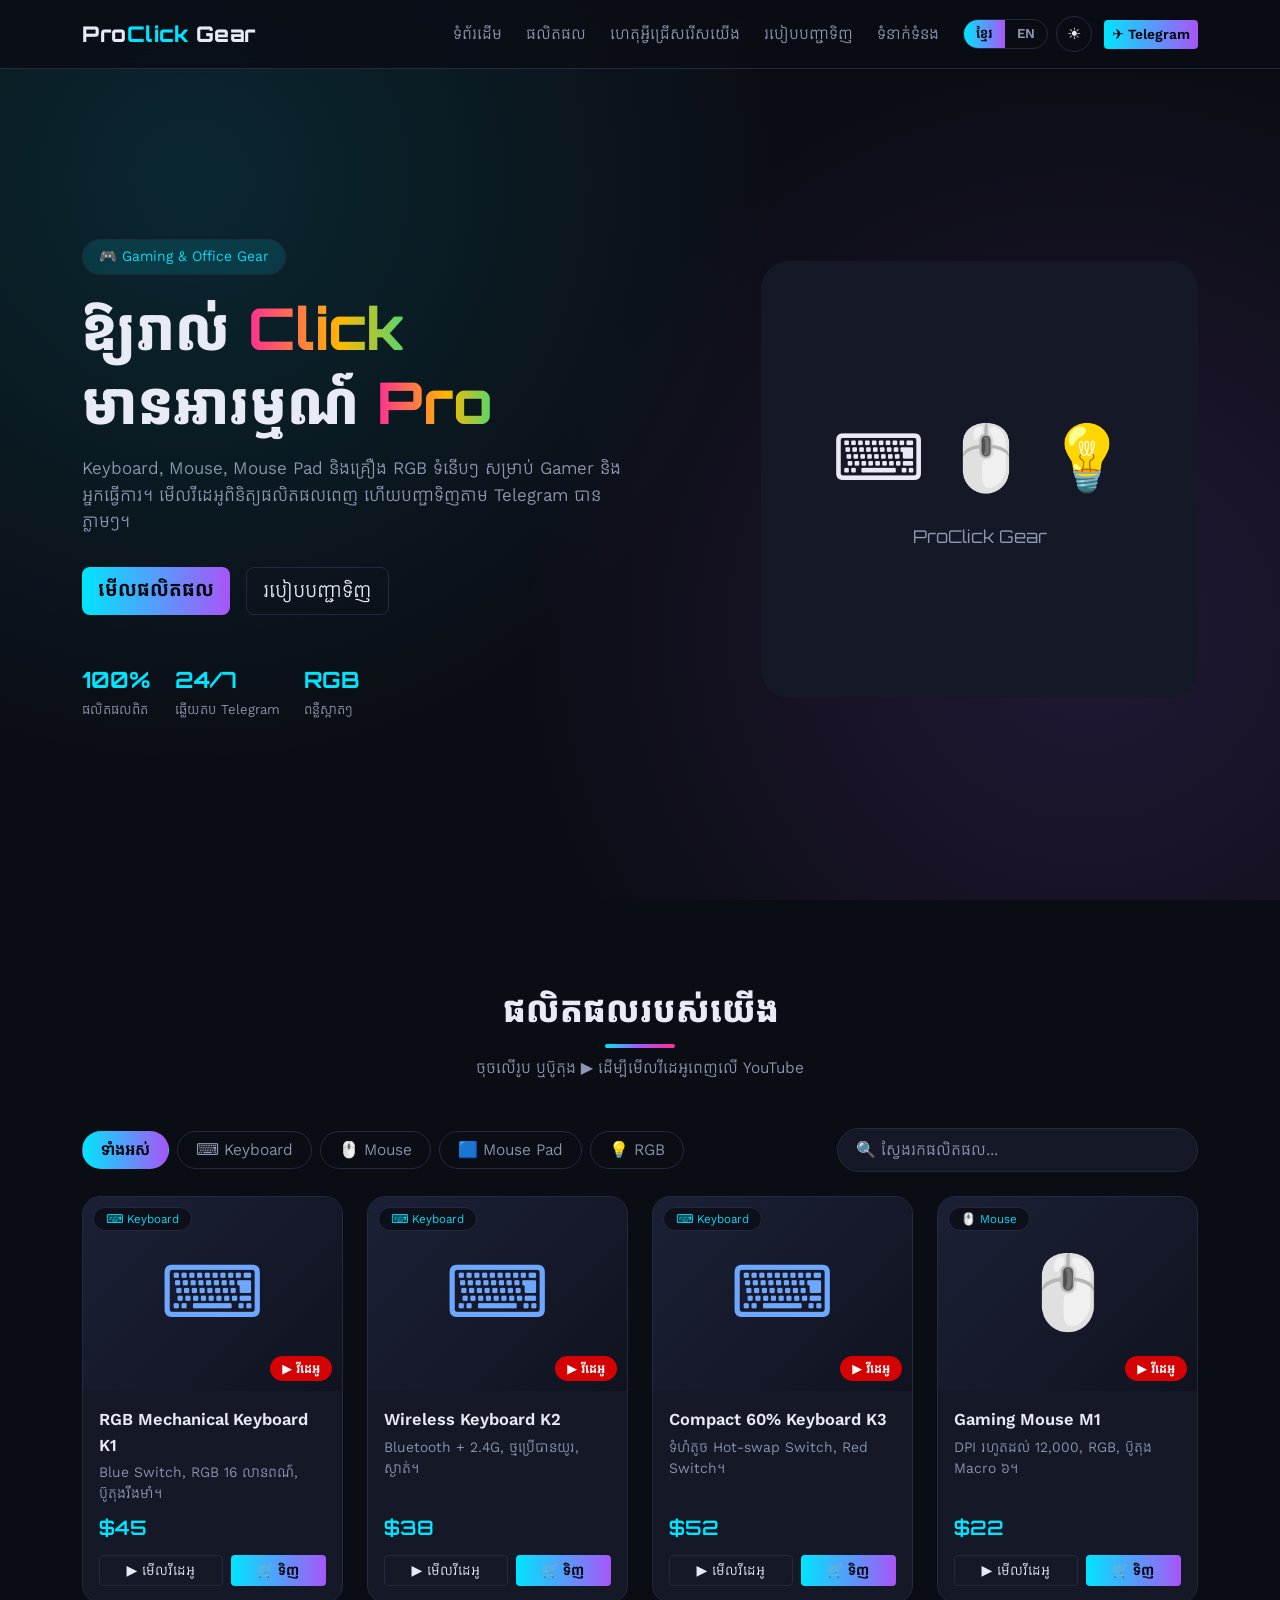
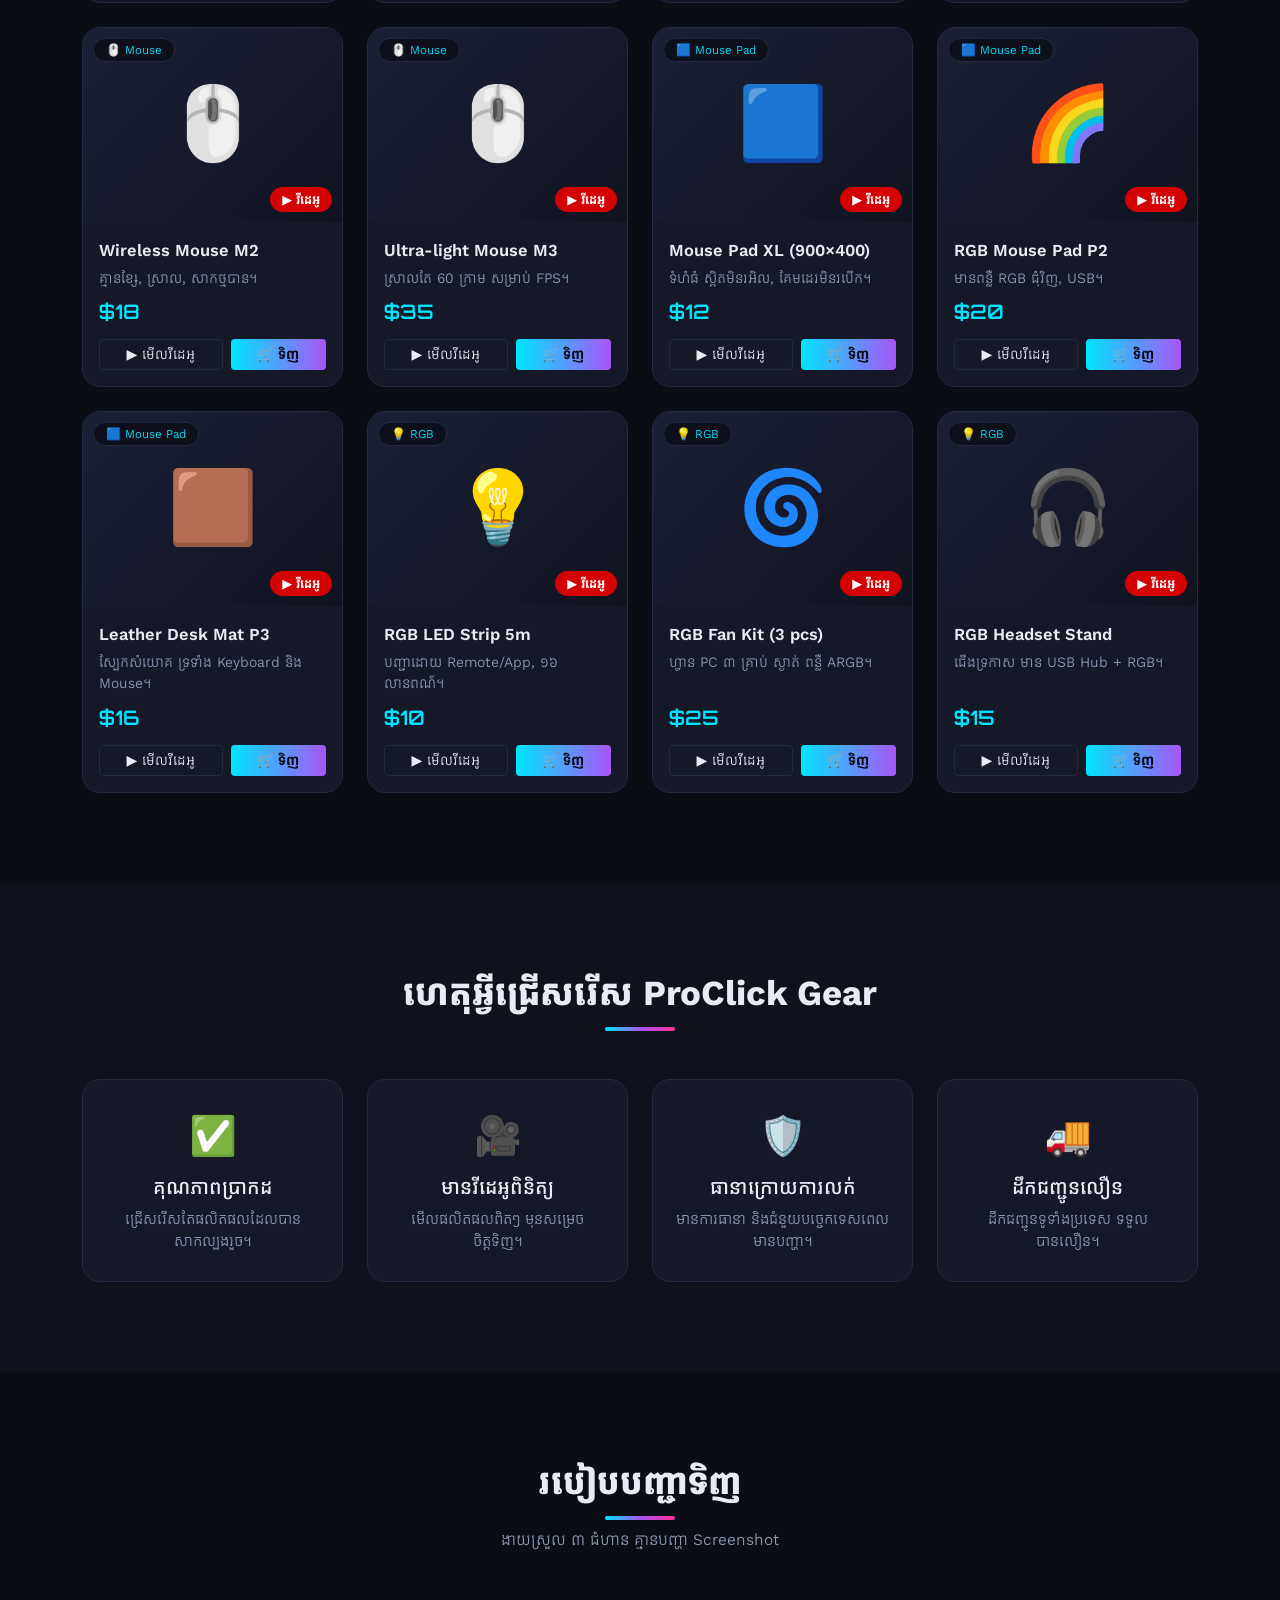
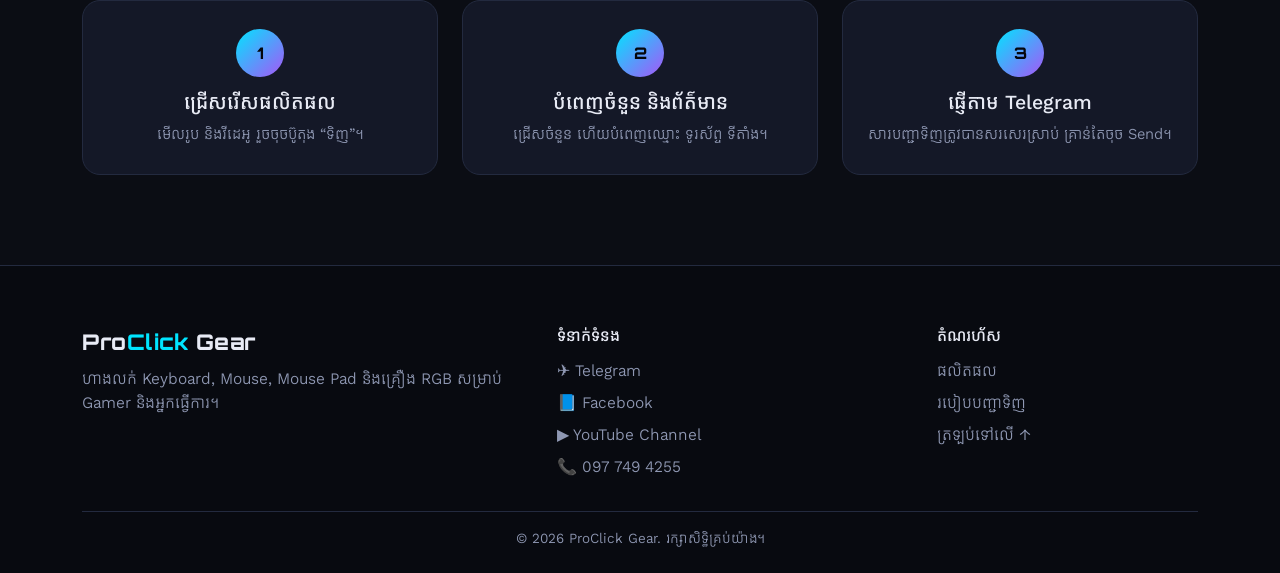
<file: index.html>
<!DOCTYPE html>
<html lang="km" data-theme="dark" data-bs-theme="dark">
<head>
  <meta charset="UTF-8">
  <meta name="viewport" content="width=device-width, initial-scale=1">
  <title>ProClick Gear | Keyboard, Mouse, Mouse Pad, RGB</title>
  <meta id="metaDesc" name="description" content="ProClick Gear - ហាងលក់ Keyboard, Mouse, Mouse Pad និងគ្រឿង RGB សម្រាប់ Gamer និងអ្នកធ្វើការ។">

  <!-- កំណត់ Theme មុនបង្ហាញទំព័រ ដើម្បីកុំឱ្យភ្លឹបភ្លែត -->
  <script>
    (function () {
      var t = 'dark';
      try { t = localStorage.getItem('pc_theme') || 'dark'; } catch (e) {}
      document.documentElement.setAttribute('data-theme', t);
      document.documentElement.setAttribute('data-bs-theme', t);
    })();
  </script>

  <link href="https://fonts.googleapis.com/css2?family=Kantumruy+Pro:wght@400;500;600;700&family=Orbitron:wght@600;800&display=swap" rel="stylesheet">
  <link href="https://cdn.jsdelivr.net/npm/bootstrap@5.3.3/dist/css/bootstrap.min.css" rel="stylesheet">
  <link href="style.css" rel="stylesheet">
</head>
<body>

  <!-- NAVBAR -->
  <nav class="navbar navbar-expand-lg navbar-dark fixed-top pc-nav">
    <div class="container">
      <a class="navbar-brand brand" href="#home">Pro<span>Click</span> Gear</a>
      <button class="navbar-toggler" type="button" data-bs-toggle="collapse" data-bs-target="#nav" aria-label="Menu">
        <span class="navbar-toggler-icon"></span>
      </button>
      <div class="collapse navbar-collapse" id="nav">
        <ul class="navbar-nav ms-auto align-items-lg-center gap-lg-2">
          <li class="nav-item"><a class="nav-link" href="#home" data-i18n="nav_home">ទំព័រដើម</a></li>
          <li class="nav-item"><a class="nav-link" href="#products" data-i18n="nav_products">ផលិតផល</a></li>
          <li class="nav-item"><a class="nav-link" href="#why" data-i18n="nav_why">ហេតុអ្វីជ្រើសរើសយើង</a></li>
          <li class="nav-item"><a class="nav-link" href="#how" data-i18n="nav_how">របៀបបញ្ជាទិញ</a></li>
          <li class="nav-item"><a class="nav-link" href="#contact" data-i18n="nav_contact">ទំនាក់ទំនង</a></li>
          <li class="nav-item ms-lg-2 d-flex align-items-center gap-2 nav-controls">
            <div class="lang-switch" role="group" aria-label="Language">
              <button type="button" data-lang="km">ខ្មែរ</button>
              <button type="button" data-lang="en">EN</button>
            </div>
            <button type="button" id="themeToggle" class="icon-btn" aria-label="Toggle theme">🌙</button>
          </li>
          <li class="nav-item ms-lg-1">
            <a class="btn btn-neon btn-sm js-telegram-contact" href="#" target="_blank" rel="noopener">✈ Telegram</a>
          </li>
        </ul>
      </div>
    </div>
  </nav>

  <!-- HERO -->
  <header id="home" class="hero d-flex align-items-center">
    <div class="container">
      <div class="row align-items-center g-5">
        <div class="col-lg-7">
          <span class="badge-pill">🎮 Gaming &amp; Office Gear</span>
          <h1 class="hero-title mt-3" data-i18n="hero_title">
            ឱ្យរាល់ <span class="rgb-text">Click</span><br>
            មានអារម្មណ៍ <span class="rgb-text">Pro</span>
          </h1>
          <p class="hero-sub" data-i18n="hero_sub">
            Keyboard, Mouse, Mouse Pad និងគ្រឿង RGB ទំនើបៗ សម្រាប់ Gamer និងអ្នកធ្វើការ។
            មើលវីដេអូពិនិត្យផលិតផលពេញ ហើយបញ្ជាទិញតាម Telegram បានភ្លាមៗ។
          </p>
          <div class="d-flex flex-wrap gap-3">
            <a href="#products" class="btn btn-neon btn-lg" data-i18n="hero_btn_products">មើលផលិតផល</a>
            <a href="#how" class="btn btn-ghost btn-lg" data-i18n="hero_btn_how">របៀបបញ្ជាទិញ</a>
          </div>
          <div class="hero-stats d-flex gap-4 mt-5">
            <div><strong>100%</strong><span data-i18n="stat1">ផលិតផលពិត</span></div>
            <div><strong>24/7</strong><span data-i18n="stat2">ឆ្លើយតប Telegram</span></div>
            <div><strong>RGB</strong><span data-i18n="stat3">ពន្លឺស្អាតៗ</span></div>
          </div>
        </div>
        <div class="col-lg-5 d-none d-lg-block">
          <div class="hero-visual rgb-border">
            <div class="hero-icons">⌨️ 🖱️ 💡</div>
            <p>ProClick Gear</p>
          </div>
        </div>
      </div>
    </div>
  </header>

  <!-- PRODUCTS -->
  <section id="products" class="section">
    <div class="container">
      <div class="text-center mb-5">
        <h2 class="section-title" data-i18n="products_title">ផលិតផលរបស់យើង</h2>
        <p class="text-muted-2" data-i18n="products_sub">ចុចលើរូប ឬប៊ូតុង ▶ ដើម្បីមើលវីដេអូពេញលើ YouTube</p>
      </div>

      <div class="row g-3 mb-4 align-items-center">
        <div class="col-lg-8">
          <div id="filters" class="d-flex flex-wrap gap-2"></div>
        </div>
        <div class="col-lg-4">
          <input id="search" type="search" class="form-control search-input" data-i18n-placeholder="search_ph" placeholder="🔍 ស្វែងរកផលិតផល...">
        </div>
      </div>

      <div id="productGrid" class="row g-4"></div>
      <p id="emptyMsg" class="text-center text-muted-2 mt-5 d-none" data-i18n="empty">រកមិនឃើញផលិតផលទេ។</p>
    </div>
  </section>

  <!-- WHY US -->
  <section id="why" class="section section-alt">
    <div class="container">
      <div class="text-center mb-5">
        <h2 class="section-title" data-i18n="why_title">ហេតុអ្វីជ្រើសរើស ProClick Gear</h2>
      </div>
      <div class="row g-4">
        <div class="col-md-6 col-lg-3">
          <div class="feature-card"><div class="icon">✅</div><h5 data-i18n="why1_t">គុណភាពប្រាកដ</h5><p data-i18n="why1_d">ជ្រើសរើសតែផលិតផលដែលបានសាកល្បងរួច។</p></div>
        </div>
        <div class="col-md-6 col-lg-3">
          <div class="feature-card"><div class="icon">🎥</div><h5 data-i18n="why2_t">មានវីដេអូពិនិត្យ</h5><p data-i18n="why2_d">មើលផលិតផលពិតៗ មុនសម្រេចចិត្តទិញ។</p></div>
        </div>
        <div class="col-md-6 col-lg-3">
          <div class="feature-card"><div class="icon">🛡️</div><h5 data-i18n="why3_t">ធានាក្រោយការលក់</h5><p data-i18n="why3_d">មានការធានា និងជំនួយបច្ចេកទេសពេលមានបញ្ហា។</p></div>
        </div>
        <div class="col-md-6 col-lg-3">
          <div class="feature-card"><div class="icon">🚚</div><h5 data-i18n="why4_t">ដឹកជញ្ជូនលឿន</h5><p data-i18n="why4_d">ដឹកជញ្ជូនទូទាំងប្រទេស ទទួលបានលឿន។</p></div>
        </div>
      </div>
    </div>
  </section>

  <!-- HOW TO ORDER -->
  <section id="how" class="section">
    <div class="container">
      <div class="text-center mb-5">
        <h2 class="section-title" data-i18n="how_title">របៀបបញ្ជាទិញ</h2>
        <p class="text-muted-2" data-i18n="how_sub">ងាយស្រួល ៣ ជំហាន គ្មានបញ្ហា Screenshot</p>
      </div>
      <div class="row g-4">
        <div class="col-md-4"><div class="step-card"><span class="step-num">1</span><h5 data-i18n="step1_t">ជ្រើសរើសផលិតផល</h5><p data-i18n="step1_d">មើលរូប និងវីដេអូ រួចចុចប៊ូតុង “ទិញ”។</p></div></div>
        <div class="col-md-4"><div class="step-card"><span class="step-num">2</span><h5 data-i18n="step2_t">បំពេញចំនួន និងព័ត៌មាន</h5><p data-i18n="step2_d">ជ្រើសចំនួន ហើយបំពេញឈ្មោះ ទូរស័ព្ទ ទីតាំង។</p></div></div>
        <div class="col-md-4"><div class="step-card"><span class="step-num">3</span><h5 data-i18n="step3_t">ផ្ញើតាម Telegram</h5><p data-i18n="step3_d">សារបញ្ជាទិញត្រូវបានសរសេរស្រាប់ គ្រាន់តែចុច Send។</p></div></div>
      </div>
    </div>
  </section>

  <!-- CONTACT / FOOTER -->
  <footer id="contact" class="footer">
    <div class="container">
      <div class="row g-4">
        <div class="col-lg-5">
          <div class="brand mb-2">Pro<span>Click</span> Gear</div>
          <p class="text-muted-2" data-i18n="footer_desc">ហាងលក់ Keyboard, Mouse, Mouse Pad និងគ្រឿង RGB សម្រាប់ Gamer និងអ្នកធ្វើការ។</p>
        </div>
        <div class="col-lg-4">
          <h6 data-i18n="footer_contact">ទំនាក់ទំនង</h6>
          <ul class="list-unstyled contact-list">
            <li><a class="js-telegram-contact" href="#" target="_blank" rel="noopener">✈ Telegram</a></li>
            <li><a id="facebookLink" href="#" target="_blank" rel="noopener">📘 Facebook</a></li>
            <li><a id="youtubeLink" href="#" target="_blank" rel="noopener">▶ YouTube Channel</a></li>
            <li><span id="phoneText">📞 —</span></li>
          </ul>
        </div>
        <div class="col-lg-3">
          <h6 data-i18n="footer_links">តំណរហ័ស</h6>
          <ul class="list-unstyled contact-list">
            <li><a href="#products" data-i18n="nav_products">ផលិតផល</a></li>
            <li><a href="#how" data-i18n="nav_how">របៀបបញ្ជាទិញ</a></li>
            <li><a href="#home" data-i18n="link_top">ត្រឡប់ទៅលើ ↑</a></li>
          </ul>
        </div>
      </div>
      <hr class="footer-line">
      <p class="text-center text-muted-2 small mb-0" data-i18n="copyright">© ProClick Gear. រក្សាសិទ្ធិគ្រប់យ៉ាង។</p>
    </div>
  </footer>

  <!-- ORDER MODAL -->
  <div class="modal fade" id="orderModal" tabindex="-1" aria-hidden="true">
    <div class="modal-dialog modal-dialog-centered">
      <div class="modal-content pc-modal">
        <div class="modal-header border-0">
          <h5 class="modal-title" data-i18n="modal_title">បញ្ជាទិញ</h5>
          <button type="button" class="btn-close" data-bs-dismiss="modal" aria-label="Close"></button>
        </div>
        <div class="modal-body">
          <div class="d-flex align-items-center gap-3 mb-3">
            <div id="mIcon" class="modal-icon"></div>
            <div>
              <div id="mName" class="fw-semibold"></div>
              <div id="mPrice" class="neon-price"></div>
            </div>
          </div>

          <label class="form-label" data-i18n="modal_qty">ចំនួន</label>
          <div class="input-group mb-3 qty-group">
            <button class="btn btn-ghost" type="button" id="qtyMinus">−</button>
            <input id="mQty" type="number" min="1" value="1" class="form-control text-center">
            <button class="btn btn-ghost" type="button" id="qtyPlus">+</button>
          </div>

          <div class="mb-3">
            <label class="form-label" data-i18n="modal_name">ឈ្មោះ (មិនចាំបាច់)</label>
            <input id="mCustomer" type="text" class="form-control">
          </div>
          <div class="mb-3">
            <label class="form-label" data-i18n="modal_phone">លេខទូរស័ព្ទ (មិនចាំបាច់)</label>
            <input id="mPhone" type="tel" class="form-control">
          </div>
          <div class="mb-3">
            <label class="form-label" data-i18n="modal_address">ទីតាំងដឹកជញ្ជូន (មិនចាំបាច់)</label>
            <input id="mAddress" type="text" class="form-control">
          </div>

          <div class="d-flex justify-content-between total-row">
            <span data-i18n="modal_total">សរុប</span><strong id="mTotal" class="neon-price"></strong>
          </div>
        </div>
        <div class="modal-footer border-0">
          <button type="button" class="btn btn-ghost" data-bs-dismiss="modal" data-i18n="modal_cancel">បោះបង់</button>
          <button type="button" class="btn btn-neon" id="sendOrder" data-i18n="modal_send">✈ ផ្ញើតាម Telegram</button>
        </div>
      </div>
    </div>
  </div>

  <script src="https://cdn.jsdelivr.net/npm/bootstrap@5.3.3/dist/js/bootstrap.bundle.min.js"></script>
  <script src="script.js"></script>
</body>
</html>
</file>
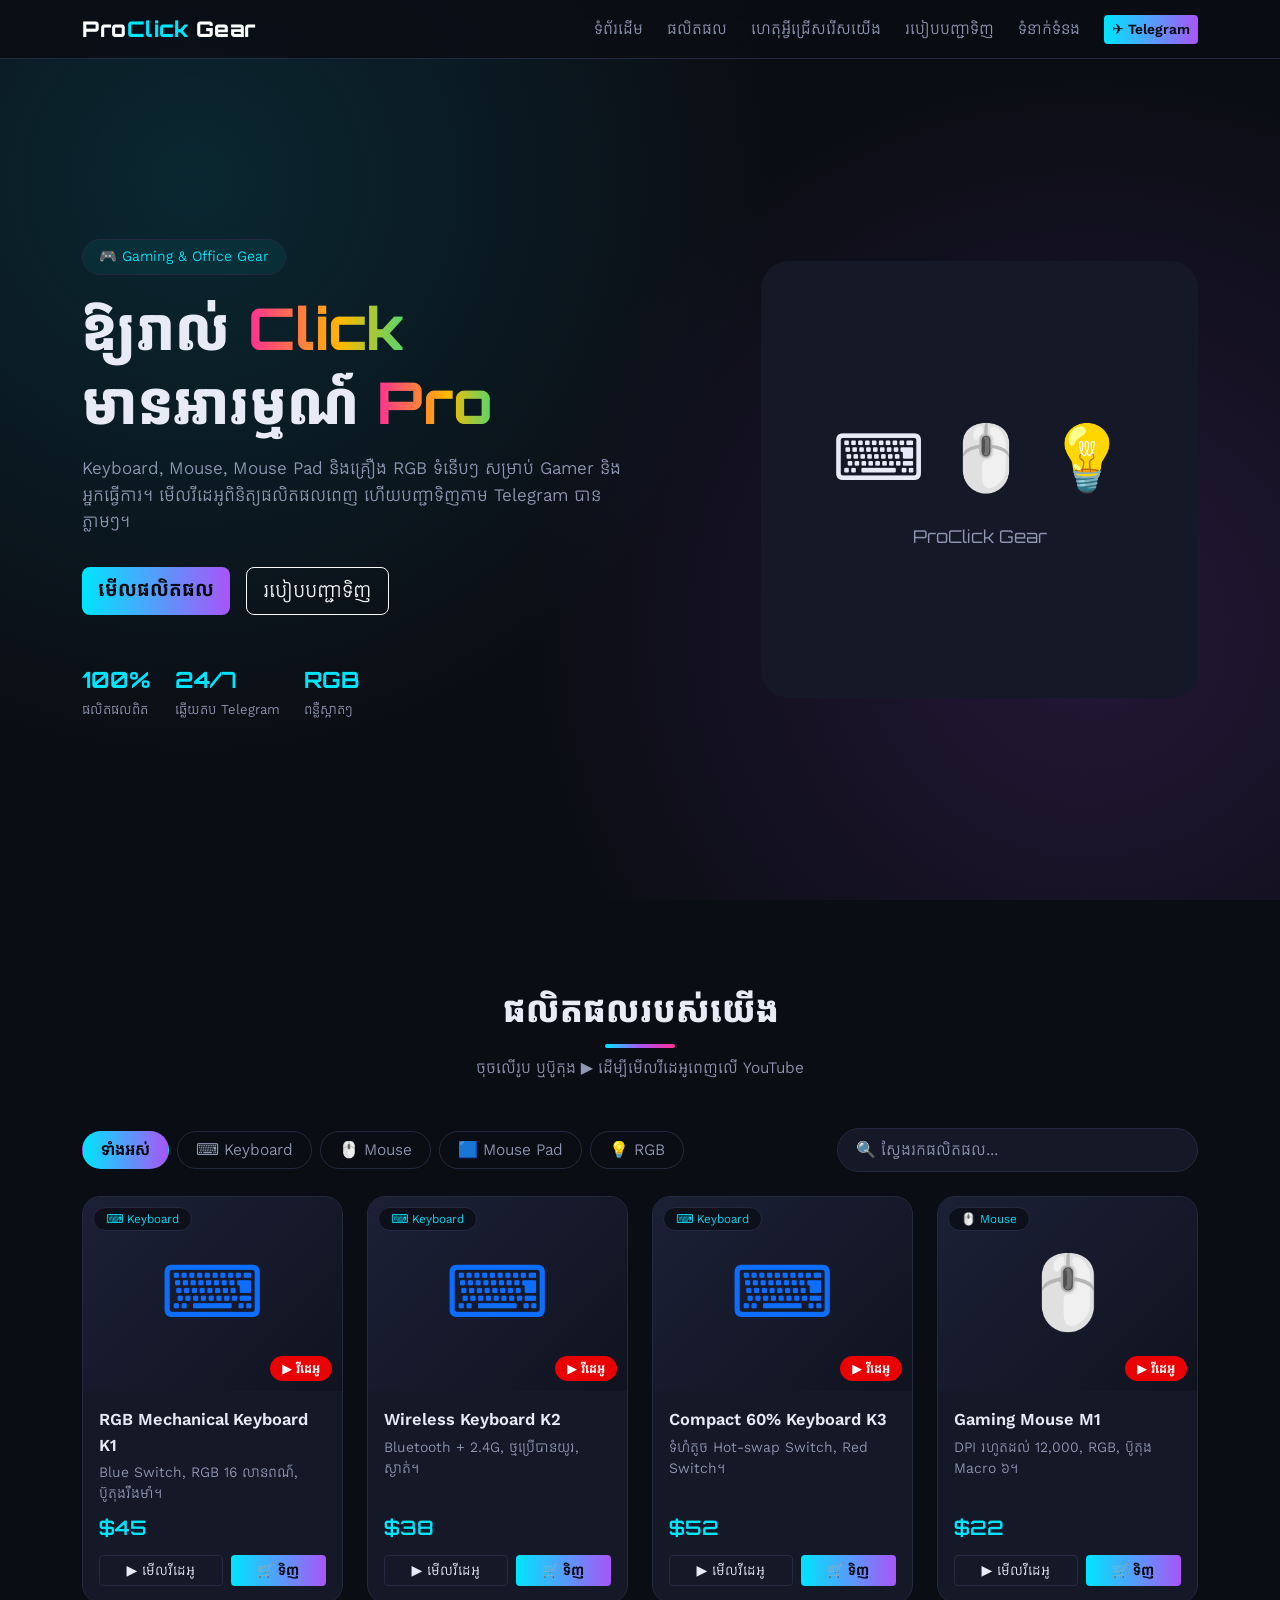
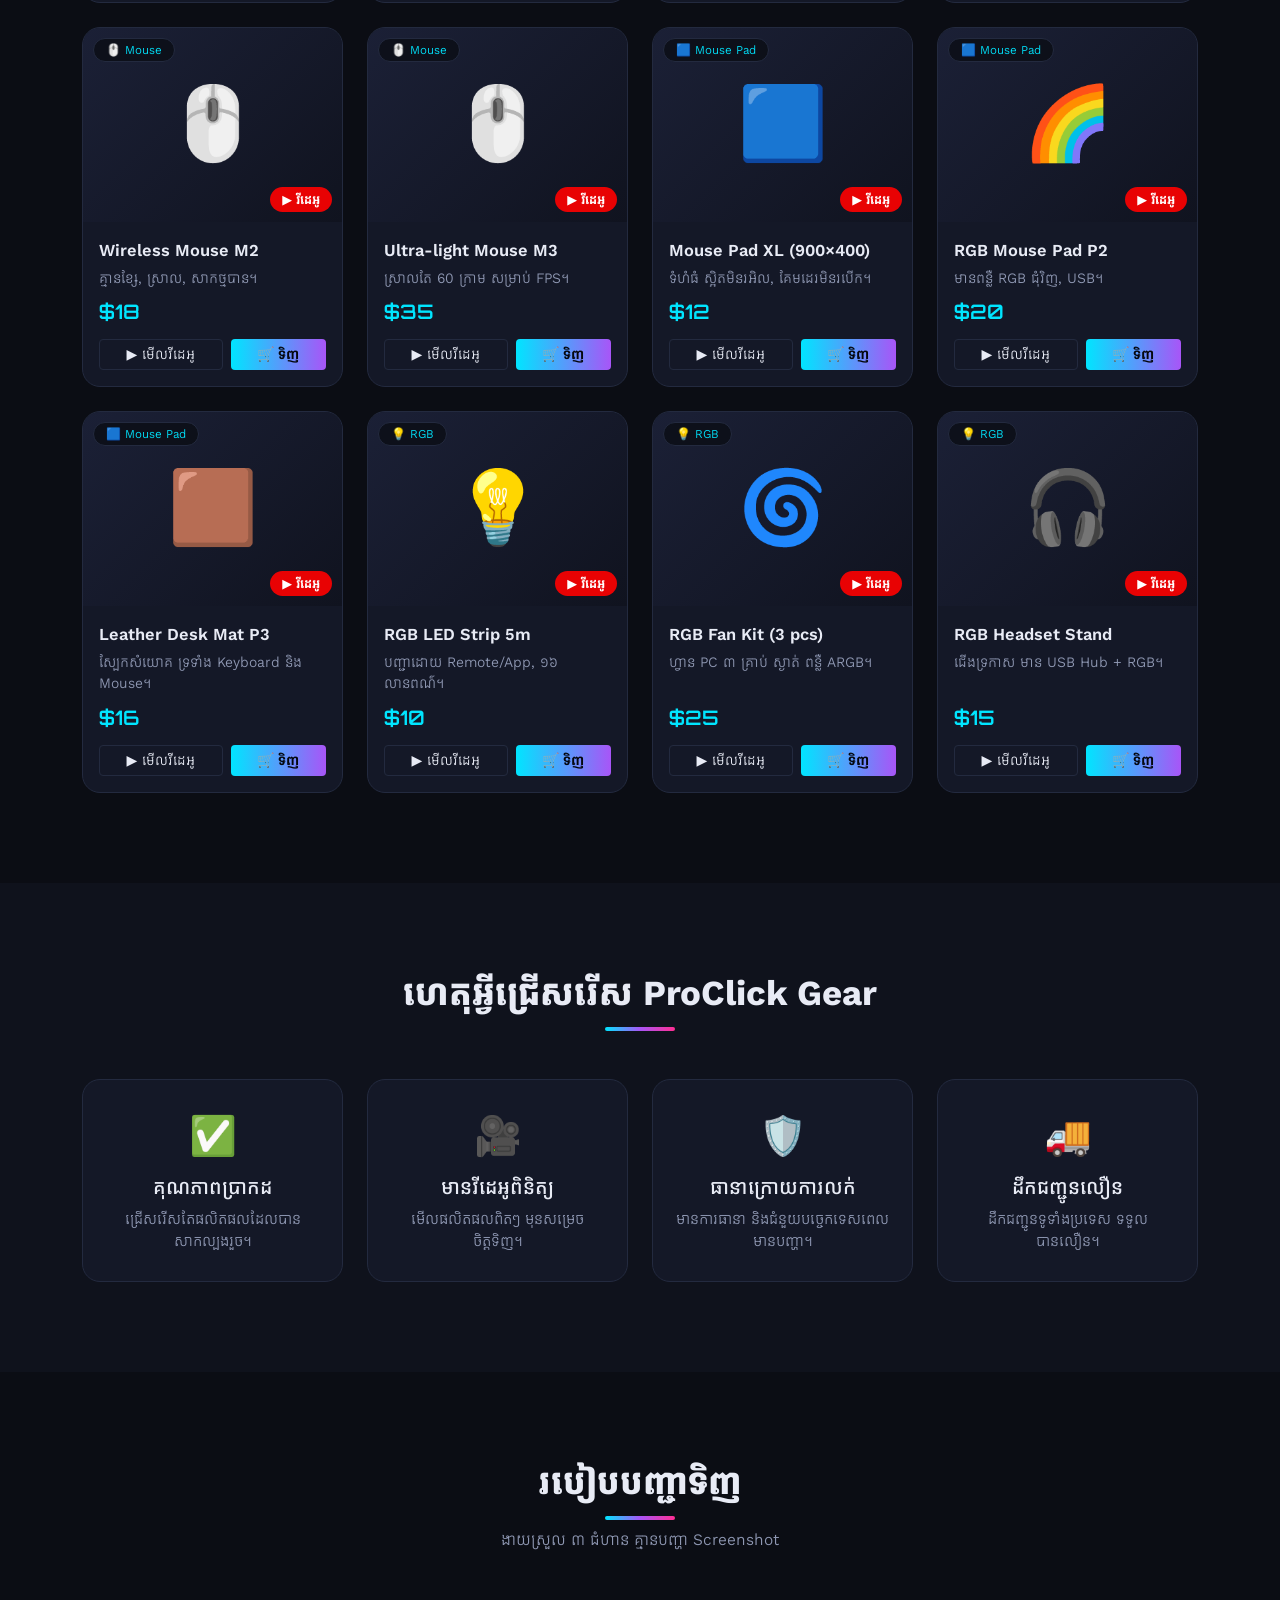
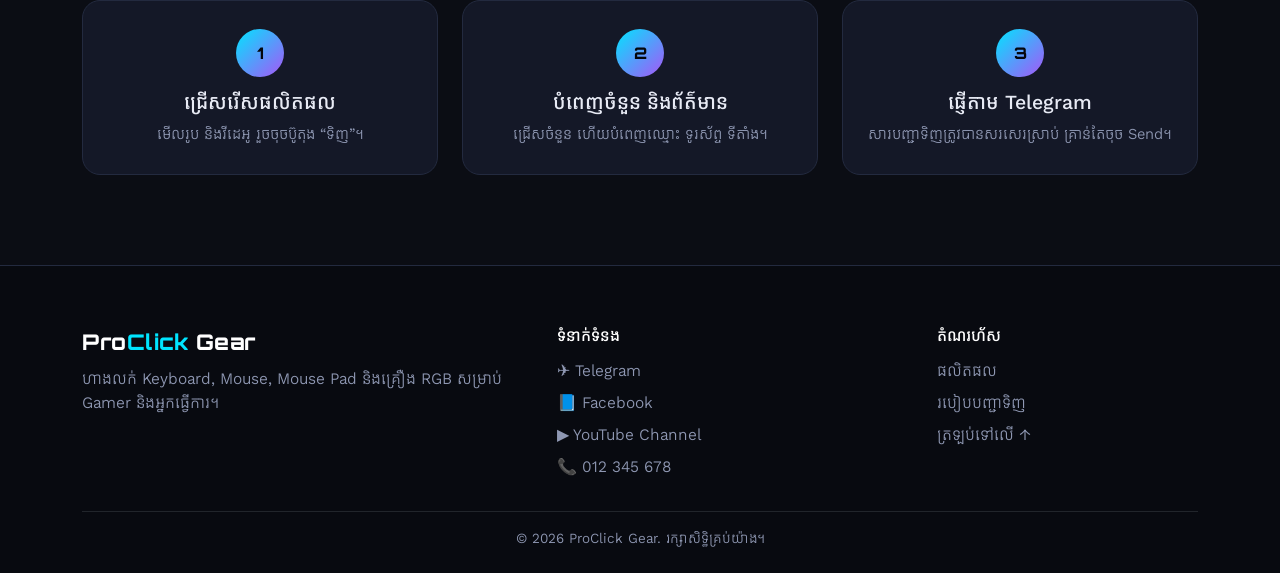
<file: V1/index.html>
<!DOCTYPE html>
<html lang="km">
<head>
  <meta charset="UTF-8">
  <meta name="viewport" content="width=device-width, initial-scale=1">
  <title>ProClick Gear | Keyboard, Mouse, Mouse Pad, RGB</title>
  <meta name="description" content="ProClick Gear - ហាងលក់ Keyboard, Mouse, Mouse Pad និងគ្រឿង RGB សម្រាប់ Gamer និងអ្នកធ្វើការ។">

  <link href="https://fonts.googleapis.com/css2?family=Kantumruy+Pro:wght@400;500;600;700&family=Orbitron:wght@600;800&display=swap" rel="stylesheet">
  <link href="https://cdn.jsdelivr.net/npm/bootstrap@5.3.3/dist/css/bootstrap.min.css" rel="stylesheet">
  <link href="style.css" rel="stylesheet">
</head>
<body>

  <!-- NAVBAR -->
  <nav class="navbar navbar-expand-lg navbar-dark fixed-top pc-nav">
    <div class="container">
      <a class="navbar-brand brand" href="#home">Pro<span>Click</span> Gear</a>
      <button class="navbar-toggler" type="button" data-bs-toggle="collapse" data-bs-target="#nav">
        <span class="navbar-toggler-icon"></span>
      </button>
      <div class="collapse navbar-collapse" id="nav">
        <ul class="navbar-nav ms-auto align-items-lg-center gap-lg-2">
          <li class="nav-item"><a class="nav-link" href="#home">ទំព័រដើម</a></li>
          <li class="nav-item"><a class="nav-link" href="#products">ផលិតផល</a></li>
          <li class="nav-item"><a class="nav-link" href="#why">ហេតុអ្វីជ្រើសរើសយើង</a></li>
          <li class="nav-item"><a class="nav-link" href="#how">របៀបបញ្ជាទិញ</a></li>
          <li class="nav-item"><a class="nav-link" href="#contact">ទំនាក់ទំនង</a></li>
          <li class="nav-item ms-lg-2">
            <a class="btn btn-neon btn-sm js-telegram-contact" href="#" target="_blank" rel="noopener">✈ Telegram</a>
          </li>
        </ul>
      </div>
    </div>
  </nav>

  <!-- HERO -->
  <header id="home" class="hero d-flex align-items-center">
    <div class="container">
      <div class="row align-items-center g-5">
        <div class="col-lg-7">
          <span class="badge-pill">🎮 Gaming &amp; Office Gear</span>
          <h1 class="hero-title mt-3">
            ឱ្យរាល់ <span class="rgb-text">Click</span><br>
            មានអារម្មណ៍ <span class="rgb-text">Pro</span>
          </h1>
          <p class="hero-sub">
            Keyboard, Mouse, Mouse Pad និងគ្រឿង RGB ទំនើបៗ សម្រាប់ Gamer និងអ្នកធ្វើការ។
            មើលវីដេអូពិនិត្យផលិតផលពេញ ហើយបញ្ជាទិញតាម Telegram បានភ្លាមៗ។
          </p>
          <div class="d-flex flex-wrap gap-3">
            <a href="#products" class="btn btn-neon btn-lg">មើលផលិតផល</a>
            <a href="#how" class="btn btn-outline-light btn-lg">របៀបបញ្ជាទិញ</a>
          </div>
          <div class="hero-stats d-flex gap-4 mt-5">
            <div><strong>100%</strong><span>ផលិតផលពិត</span></div>
            <div><strong>24/7</strong><span>ឆ្លើយតប Telegram</span></div>
            <div><strong>RGB</strong><span>ពន្លឺស្អាតៗ</span></div>
          </div>
        </div>
        <div class="col-lg-5 d-none d-lg-block">
          <div class="hero-visual rgb-border">
            <div class="hero-icons">⌨️ 🖱️ 💡</div>
            <p>ProClick Gear</p>
          </div>
        </div>
      </div>
    </div>
  </header>

  <!-- PRODUCTS -->
  <section id="products" class="section">
    <div class="container">
      <div class="text-center mb-5">
        <h2 class="section-title">ផលិតផលរបស់យើង</h2>
        <p class="text-muted-2">ចុចលើរូប ឬប៊ូតុង ▶ ដើម្បីមើលវីដេអូពេញលើ YouTube</p>
      </div>

      <div class="row g-3 mb-4 align-items-center">
        <div class="col-lg-8">
          <div id="filters" class="d-flex flex-wrap gap-2"></div>
        </div>
        <div class="col-lg-4">
          <input id="search" type="search" class="form-control search-input" placeholder="🔍 ស្វែងរកផលិតផល...">
        </div>
      </div>

      <div id="productGrid" class="row g-4"></div>
      <p id="emptyMsg" class="text-center text-muted-2 mt-5 d-none">រកមិនឃើញផលិតផលទេ។</p>
    </div>
  </section>

  <!-- WHY US -->
  <section id="why" class="section section-alt">
    <div class="container">
      <div class="text-center mb-5">
        <h2 class="section-title">ហេតុអ្វីជ្រើសរើស ProClick Gear</h2>
      </div>
      <div class="row g-4">
        <div class="col-md-6 col-lg-3">
          <div class="feature-card"><div class="icon">✅</div><h5>គុណភាពប្រាកដ</h5><p>ជ្រើសរើសតែផលិតផលដែលបានសាកល្បងរួច។</p></div>
        </div>
        <div class="col-md-6 col-lg-3">
          <div class="feature-card"><div class="icon">🎥</div><h5>មានវីដេអូពិនិត្យ</h5><p>មើលផលិតផលពិតៗ មុនសម្រេចចិត្តទិញ។</p></div>
        </div>
        <div class="col-md-6 col-lg-3">
          <div class="feature-card"><div class="icon">🛡️</div><h5>ធានាក្រោយការលក់</h5><p>មានការធានា និងជំនួយបច្ចេកទេសពេលមានបញ្ហា។</p></div>
        </div>
        <div class="col-md-6 col-lg-3">
          <div class="feature-card"><div class="icon">🚚</div><h5>ដឹកជញ្ជូនលឿន</h5><p>ដឹកជញ្ជូនទូទាំងប្រទេស ទទួលបានលឿន។</p></div>
        </div>
      </div>
    </div>
  </section>

  <!-- HOW TO ORDER -->
  <section id="how" class="section">
    <div class="container">
      <div class="text-center mb-5">
        <h2 class="section-title">របៀបបញ្ជាទិញ</h2>
        <p class="text-muted-2">ងាយស្រួល ៣ ជំហាន គ្មានបញ្ហា Screenshot</p>
      </div>
      <div class="row g-4">
        <div class="col-md-4"><div class="step-card"><span class="step-num">1</span><h5>ជ្រើសរើសផលិតផល</h5><p>មើលរូប និងវីដេអូ រួចចុចប៊ូតុង “ទិញ”។</p></div></div>
        <div class="col-md-4"><div class="step-card"><span class="step-num">2</span><h5>បំពេញចំនួន និងព័ត៌មាន</h5><p>ជ្រើសចំនួន ហើយបំពេញឈ្មោះ ទូរស័ព្ទ ទីតាំង។</p></div></div>
        <div class="col-md-4"><div class="step-card"><span class="step-num">3</span><h5>ផ្ញើតាម Telegram</h5><p>សារបញ្ជាទិញត្រូវបានសរសេរស្រាប់ គ្រាន់តែចុច Send។</p></div></div>
      </div>
    </div>
  </section>

  <!-- CONTACT / FOOTER -->
  <footer id="contact" class="footer">
    <div class="container">
      <div class="row g-4">
        <div class="col-lg-5">
          <div class="brand mb-2">Pro<span>Click</span> Gear</div>
          <p class="text-muted-2">ហាងលក់ Keyboard, Mouse, Mouse Pad និងគ្រឿង RGB សម្រាប់ Gamer និងអ្នកធ្វើការ។</p>
        </div>
        <div class="col-lg-4">
          <h6>ទំនាក់ទំនង</h6>
          <ul class="list-unstyled contact-list">
            <li><a class="js-telegram-contact" href="#" target="_blank" rel="noopener">✈ Telegram</a></li>
            <li><a id="facebookLink" href="#" target="_blank" rel="noopener">📘 Facebook</a></li>
            <li><a id="youtubeLink" href="#" target="_blank" rel="noopener">▶ YouTube Channel</a></li>
            <li><span id="phoneText">📞 —</span></li>
          </ul>
        </div>
        <div class="col-lg-3">
          <h6>តំណរហ័ស</h6>
          <ul class="list-unstyled contact-list">
            <li><a href="#products">ផលិតផល</a></li>
            <li><a href="#how">របៀបបញ្ជាទិញ</a></li>
            <li><a href="#home">ត្រឡប់ទៅលើ ↑</a></li>
          </ul>
        </div>
      </div>
      <hr class="border-secondary">
      <p class="text-center text-muted-2 small mb-0">© <span id="year"></span> ProClick Gear. រក្សាសិទ្ធិគ្រប់យ៉ាង។</p>
    </div>
  </footer>

  <!-- ORDER MODAL -->
  <div class="modal fade" id="orderModal" tabindex="-1" aria-hidden="true">
    <div class="modal-dialog modal-dialog-centered">
      <div class="modal-content pc-modal">
        <div class="modal-header border-0">
          <h5 class="modal-title">បញ្ជាទិញ</h5>
          <button type="button" class="btn-close btn-close-white" data-bs-dismiss="modal"></button>
        </div>
        <div class="modal-body">
          <div class="d-flex align-items-center gap-3 mb-3">
            <div id="mIcon" class="modal-icon"></div>
            <div>
              <div id="mName" class="fw-semibold"></div>
              <div id="mPrice" class="neon-price"></div>
            </div>
          </div>

          <label class="form-label">ចំនួន</label>
          <div class="input-group mb-3 qty-group">
            <button class="btn btn-outline-light" type="button" id="qtyMinus">−</button>
            <input id="mQty" type="number" min="1" value="1" class="form-control text-center">
            <button class="btn btn-outline-light" type="button" id="qtyPlus">+</button>
          </div>

          <div class="mb-3">
            <label class="form-label">ឈ្មោះ (មិនចាំបាច់)</label>
            <input id="mCustomer" type="text" class="form-control">
          </div>
          <div class="mb-3">
            <label class="form-label">លេខទូរស័ព្ទ (មិនចាំបាច់)</label>
            <input id="mPhone" type="tel" class="form-control">
          </div>
          <div class="mb-3">
            <label class="form-label">ទីតាំងដឹកជញ្ជូន (មិនចាំបាច់)</label>
            <input id="mAddress" type="text" class="form-control">
          </div>

          <div class="d-flex justify-content-between total-row">
            <span>សរុប</span><strong id="mTotal" class="neon-price"></strong>
          </div>
        </div>
        <div class="modal-footer border-0">
          <button type="button" class="btn btn-outline-light" data-bs-dismiss="modal">បោះបង់</button>
          <button type="button" class="btn btn-neon" id="sendOrder">✈ ផ្ញើតាម Telegram</button>
        </div>
      </div>
    </div>
  </div>

  <script src="https://cdn.jsdelivr.net/npm/bootstrap@5.3.3/dist/js/bootstrap.bundle.min.js"></script>
  <script src="script.js"></script>
</body>
</html>
</file>
<file: style.css>
/* ---------- Theme variables ---------- */
:root,
[data-theme="dark"] {
  --bg: #0b0d14;
  --bg-alt: #0f121c;
  --card: #141827;
  --line: #232a3f;
  --text: #e8ebf5;
  --muted: #8f98b3;
  --neon: #00e5ff;
  --neon-2: #a855f7;
  --neon-3: #ff2e93;
  --btn-text: #04060c;
  --nav-bg: rgba(11, 13, 20, .85);
  --tag-bg: rgba(11, 13, 20, .8);
  --footer-bg: #080a10;
  --input-bg: #0f121c;
  --media-1: #1b2036;
  --media-2: #10131f;
  --glow: rgba(0, 229, 255, .12);
  --rgb-grad: linear-gradient(90deg, #ff2e93, #ffb800, #00e5a0, #00e5ff, #a855f7, #ff2e93);
}

[data-theme="light"] {
  --bg: #f6f8fc;
  --bg-alt: #eaeff8;
  --card: #ffffff;
  --line: #d9e0ee;
  --text: #151a2b;
  --muted: #5b6580;
  --neon: #0891b2;
  --neon-2: #7c3aed;
  --neon-3: #db2777;
  --btn-text: #ffffff;
  --nav-bg: rgba(255, 255, 255, .88);
  --tag-bg: rgba(255, 255, 255, .9);
  --footer-bg: #e4e9f4;
  --input-bg: #f3f6fc;
  --media-1: #eef2fb;
  --media-2: #dde5f4;
  --glow: rgba(8, 145, 178, .15);
  --rgb-grad: linear-gradient(90deg, #e11d74, #d97706, #059669, #0891b2, #7c3aed, #e11d74);
}

html { scroll-behavior: smooth; }

body {
  background: var(--bg);
  color: var(--text);
  font-family: 'Kantumruy Pro', system-ui, sans-serif;
  padding-top: 0;
  transition: background-color .25s, color .25s;
}

.text-muted-2 { color: var(--muted) !important; }

/* ---------- Navbar ---------- */
.pc-nav {
  background: var(--nav-bg);
  backdrop-filter: blur(10px);
  border-bottom: 1px solid var(--line);
}
.brand {
  font-family: 'Orbitron', sans-serif;
  font-weight: 800;
  font-size: 1.35rem;
  color: var(--text);
  text-decoration: none;
  letter-spacing: .5px;
}
.brand span { color: var(--neon); }
.nav-link { color: var(--muted) !important; }
.nav-link:hover { color: var(--text) !important; }
[data-theme="light"] .navbar-toggler { border-color: var(--line); }
[data-theme="light"] .navbar-toggler-icon { filter: invert(1); }

.nav-controls { padding: .5rem 0; }

/* Language switch */
.lang-switch {
  display: inline-flex;
  border: 1px solid var(--line);
  border-radius: 999px;
  overflow: hidden;
}
.lang-switch button {
  background: transparent;
  border: 0;
  color: var(--muted);
  padding: 4px 12px;
  font-size: .85rem;
  font-weight: 600;
  transition: all .2s;
}
.lang-switch button:hover { color: var(--text); }
.lang-switch button.active {
  background: linear-gradient(90deg, var(--neon), var(--neon-2));
  color: var(--btn-text);
}

/* Theme toggle */
.icon-btn {
  width: 36px; height: 36px;
  border-radius: 50%;
  border: 1px solid var(--line);
  background: transparent;
  color: var(--text);
  font-size: 1rem;
  line-height: 1;
  transition: border-color .2s, transform .2s;
}
.icon-btn:hover { border-color: var(--neon); transform: rotate(15deg); }

/* ---------- Buttons ---------- */
.btn-neon {
  background: linear-gradient(90deg, var(--neon), var(--neon-2));
  color: var(--btn-text);
  border: 0;
  font-weight: 600;
  transition: transform .15s, box-shadow .15s;
}
.btn-neon:hover {
  color: var(--btn-text);
  transform: translateY(-2px);
  box-shadow: 0 6px 24px var(--glow);
}
.btn-ghost {
  background: transparent;
  color: var(--text);
  border: 1px solid var(--line);
}
.btn-ghost:hover {
  color: var(--neon);
  border-color: var(--neon);
  background: transparent;
}

/* ---------- Hero ---------- */
.hero {
  min-height: 100vh;
  padding: 120px 0 60px;
  background:
    radial-gradient(circle at 15% 20%, var(--glow), transparent 45%),
    radial-gradient(circle at 85% 70%, rgba(168, 85, 247, .15), transparent 45%),
    var(--bg);
}
.badge-pill {
  display: inline-block;
  padding: 6px 16px;
  border: 1px solid var(--line);
  border-radius: 999px;
  color: var(--neon);
  font-size: .9rem;
  background: var(--glow);
}
.hero-title {
  font-family: 'Orbitron', 'Kantumruy Pro', sans-serif;
  font-weight: 800;
  font-size: clamp(2rem, 5vw, 3.6rem);
  line-height: 1.3;
}
.hero-sub { color: var(--muted); font-size: 1.1rem; max-width: 560px; margin: 1rem 0 2rem; }
.hero-stats strong { display: block; font-family: 'Orbitron', sans-serif; color: var(--neon); font-size: 1.4rem; }
.hero-stats span { color: var(--muted); font-size: .85rem; }

.rgb-text {
  background: var(--rgb-grad);
  background-size: 300% 100%;
  -webkit-background-clip: text;
  background-clip: text;
  -webkit-text-fill-color: transparent;
  animation: rgbShift 6s linear infinite;
}
@keyframes rgbShift { to { background-position: 300% 0; } }

.hero-visual {
  position: relative;
  aspect-ratio: 1 / 1;
  border-radius: 28px;
  background: var(--card);
  display: flex; flex-direction: column;
  align-items: center; justify-content: center;
  font-size: 4rem;
}
.hero-visual p { font-family: 'Orbitron', sans-serif; font-size: 1.1rem; color: var(--muted); margin: 1rem 0 0; }

/* animated RGB border */
.rgb-border { position: relative; }
.rgb-border::before {
  content: '';
  position: absolute; inset: -2px;
  border-radius: inherit;
  background: linear-gradient(120deg, #ff2e93, #ffb800, #00e5a0, #00e5ff, #a855f7, #ff2e93);
  background-size: 300% 300%;
  animation: rgbBorder 5s linear infinite;
  z-index: -1;
  filter: blur(.3px);
}
@keyframes rgbBorder {
  0% { background-position: 0% 50%; }
  100% { background-position: 300% 50%; }
}

/* ---------- Sections ---------- */
.section { padding: 90px 0; }
.section-alt { background: var(--bg-alt); }
.section-title {
  font-weight: 700;
  font-size: clamp(1.6rem, 3vw, 2.2rem);
}
.section-title::after {
  content: '';
  display: block;
  width: 70px; height: 4px;
  margin: 12px auto 0;
  border-radius: 4px;
  background: linear-gradient(90deg, var(--neon), var(--neon-2), var(--neon-3));
}

/* ---------- Filters ---------- */
.filter-btn {
  background: transparent;
  color: var(--muted);
  border: 1px solid var(--line);
  border-radius: 999px;
  padding: 6px 18px;
  transition: all .2s;
}
.filter-btn:hover { color: var(--text); border-color: var(--neon); }
.filter-btn.active {
  color: var(--btn-text);
  background: linear-gradient(90deg, var(--neon), var(--neon-2));
  border-color: transparent;
  font-weight: 600;
}
.search-input {
  background: var(--card);
  border: 1px solid var(--line);
  color: var(--text);
  border-radius: 999px;
  padding: 9px 18px;
}
.search-input:focus {
  background: var(--card); color: var(--text);
  border-color: var(--neon);
  box-shadow: 0 0 0 .2rem var(--glow);
}
.search-input::placeholder { color: var(--muted); }

/* ---------- Product card ---------- */
.product-card {
  background: var(--card);
  border: 1px solid var(--line);
  border-radius: 18px;
  overflow: hidden;
  height: 100%;
  display: flex; flex-direction: column;
  transition: transform .2s, border-color .2s, box-shadow .2s, background-color .25s;
}
.product-card:hover {
  transform: translateY(-6px);
  border-color: var(--neon);
  box-shadow: 0 10px 30px var(--glow);
}
.product-media {
  position: relative;
  display: block;
  aspect-ratio: 4 / 3;
  background: linear-gradient(135deg, var(--media-1), var(--media-2));
  overflow: hidden;
  text-decoration: none;
}
.product-media img { width: 100%; height: 100%; object-fit: cover; transition: transform .3s; }
.product-card:hover .product-media img { transform: scale(1.06); }
.product-emoji {
  width: 100%; height: 100%;
  display: flex; align-items: center; justify-content: center;
  font-size: 4.5rem;
}
.play-badge {
  position: absolute; right: 10px; bottom: 10px;
  background: rgba(230, 0, 0, .92);
  color: #fff;
  padding: 3px 12px;
  border-radius: 999px;
  font-size: .8rem;
  font-weight: 600;
}
.cat-tag {
  position: absolute; left: 10px; top: 10px;
  background: var(--tag-bg);
  color: var(--neon);
  padding: 2px 12px;
  border-radius: 999px;
  font-size: .75rem;
  border: 1px solid var(--line);
}
.product-body { padding: 16px; display: flex; flex-direction: column; flex: 1; }
.product-name { font-weight: 600; font-size: 1.05rem; margin-bottom: 4px; }
.product-desc { color: var(--muted); font-size: .9rem; flex: 1; }
.neon-price {
  font-family: 'Orbitron', sans-serif;
  color: var(--neon);
  font-weight: 600;
}
.product-price { font-size: 1.25rem; margin: 8px 0 12px; }

.btn-video {
  border: 1px solid var(--line);
  color: var(--text);
  background: transparent;
}
.btn-video:hover { border-color: #e53935; color: #e53935; background: transparent; }

/* ---------- Features / Steps ---------- */
.feature-card, .step-card {
  background: var(--card);
  border: 1px solid var(--line);
  border-radius: 18px;
  padding: 28px 22px;
  height: 100%;
  text-align: center;
  transition: border-color .2s, transform .2s, background-color .25s;
}
.feature-card:hover, .step-card:hover { border-color: var(--neon-2); transform: translateY(-4px); }
.feature-card .icon { font-size: 2.4rem; margin-bottom: 10px; }
.feature-card p, .step-card p { color: var(--muted); margin: 0; font-size: .95rem; }
.step-num {
  display: inline-flex; align-items: center; justify-content: center;
  width: 48px; height: 48px;
  border-radius: 50%;
  font-family: 'Orbitron', sans-serif;
  font-weight: 800;
  color: var(--btn-text);
  background: linear-gradient(135deg, var(--neon), var(--neon-2));
  margin-bottom: 14px;
}

/* ---------- Footer ---------- */
.footer { background: var(--footer-bg); padding: 60px 0 24px; border-top: 1px solid var(--line); }
.footer h6 { color: var(--text); margin-bottom: 14px; }
.footer-line { border-color: var(--line); opacity: 1; }
.contact-list li { margin-bottom: 8px; color: var(--muted); }
.contact-list a { color: var(--muted); text-decoration: none; }
.contact-list a:hover { color: var(--neon); }

/* ---------- Modal ---------- */
.pc-modal {
  background: var(--card);
  border: 1px solid var(--line);
  border-radius: 18px;
  color: var(--text);
}
.pc-modal .form-control {
  background: var(--input-bg);
  border: 1px solid var(--line);
  color: var(--text);
}
.pc-modal .form-control:focus {
  border-color: var(--neon);
  box-shadow: 0 0 0 .2rem var(--glow);
}
.pc-modal .form-label { color: var(--muted); font-size: .9rem; }
.modal-icon {
  width: 64px; height: 64px;
  border-radius: 12px;
  background: linear-gradient(135deg, var(--media-1), var(--media-2));
  display: flex; align-items: center; justify-content: center;
  font-size: 2rem;
  overflow: hidden;
}
.modal-icon img { width: 100%; height: 100%; object-fit: cover; }
.qty-group { max-width: 180px; }
.total-row { border-top: 1px dashed var(--line); padding-top: 14px; font-size: 1.1rem; }
</file>
<file: V1/style.css>
:root {
  --bg: #0b0d14;
  --bg-alt: #0f121c;
  --card: #141827;
  --line: #232a3f;
  --text: #e8ebf5;
  --muted: #8f98b3;
  --neon: #00e5ff;
  --neon-2: #a855f7;
  --neon-3: #ff2e93;
}

html { scroll-behavior: smooth; }

body {
  background: var(--bg);
  color: var(--text);
  font-family: 'Kantumruy Pro', system-ui, sans-serif;
  padding-top: 0;
}

.text-muted-2 { color: var(--muted) !important; }

/* ---------- Navbar ---------- */
.pc-nav {
  background: rgba(11, 13, 20, .85);
  backdrop-filter: blur(10px);
  border-bottom: 1px solid var(--line);
}
.brand {
  font-family: 'Orbitron', sans-serif;
  font-weight: 800;
  font-size: 1.35rem;
  color: #fff;
  text-decoration: none;
  letter-spacing: .5px;
}
.brand span { color: var(--neon); }
.nav-link { color: var(--muted) !important; }
.nav-link:hover { color: #fff !important; }

/* ---------- Buttons ---------- */
.btn-neon {
  background: linear-gradient(90deg, var(--neon), var(--neon-2));
  color: #04060c;
  border: 0;
  font-weight: 600;
  transition: transform .15s, box-shadow .15s;
}
.btn-neon:hover {
  color: #04060c;
  transform: translateY(-2px);
  box-shadow: 0 6px 24px rgba(0, 229, 255, .35);
}

/* ---------- Hero ---------- */
.hero {
  min-height: 100vh;
  padding: 120px 0 60px;
  background:
    radial-gradient(circle at 15% 20%, rgba(0, 229, 255, .12), transparent 45%),
    radial-gradient(circle at 85% 70%, rgba(168, 85, 247, .15), transparent 45%),
    var(--bg);
}
.badge-pill {
  display: inline-block;
  padding: 6px 16px;
  border: 1px solid var(--line);
  border-radius: 999px;
  color: var(--neon);
  font-size: .9rem;
  background: rgba(0, 229, 255, .06);
}
.hero-title {
  font-family: 'Orbitron', 'Kantumruy Pro', sans-serif;
  font-weight: 800;
  font-size: clamp(2rem, 5vw, 3.6rem);
  line-height: 1.3;
}
.hero-sub { color: var(--muted); font-size: 1.1rem; max-width: 560px; margin: 1rem 0 2rem; }
.hero-stats strong { display: block; font-family: 'Orbitron', sans-serif; color: var(--neon); font-size: 1.4rem; }
.hero-stats span { color: var(--muted); font-size: .85rem; }

.rgb-text {
  background: linear-gradient(90deg, #ff2e93, #ffb800, #00e5a0, #00e5ff, #a855f7, #ff2e93);
  background-size: 300% 100%;
  -webkit-background-clip: text;
  background-clip: text;
  -webkit-text-fill-color: transparent;
  animation: rgbShift 6s linear infinite;
}
@keyframes rgbShift { to { background-position: 300% 0; } }

.hero-visual {
  position: relative;
  aspect-ratio: 1 / 1;
  border-radius: 28px;
  background: var(--card);
  display: flex; flex-direction: column;
  align-items: center; justify-content: center;
  font-size: 4rem;
}
.hero-visual p { font-family: 'Orbitron', sans-serif; font-size: 1.1rem; color: var(--muted); margin: 1rem 0 0; }

/* animated RGB border */
.rgb-border { position: relative; }
.rgb-border::before {
  content: '';
  position: absolute; inset: -2px;
  border-radius: inherit;
  background: linear-gradient(120deg, #ff2e93, #ffb800, #00e5a0, #00e5ff, #a855f7, #ff2e93);
  background-size: 300% 300%;
  animation: rgbBorder 5s linear infinite;
  z-index: -1;
  filter: blur(.3px);
}
@keyframes rgbBorder {
  0% { background-position: 0% 50%; }
  100% { background-position: 300% 50%; }
}

/* ---------- Sections ---------- */
.section { padding: 90px 0; }
.section-alt { background: var(--bg-alt); }
.section-title {
  font-weight: 700;
  font-size: clamp(1.6rem, 3vw, 2.2rem);
}
.section-title::after {
  content: '';
  display: block;
  width: 70px; height: 4px;
  margin: 12px auto 0;
  border-radius: 4px;
  background: linear-gradient(90deg, var(--neon), var(--neon-2), var(--neon-3));
}

/* ---------- Filters ---------- */
.filter-btn {
  background: transparent;
  color: var(--muted);
  border: 1px solid var(--line);
  border-radius: 999px;
  padding: 6px 18px;
  transition: all .2s;
}
.filter-btn:hover { color: #fff; border-color: var(--neon); }
.filter-btn.active {
  color: #04060c;
  background: linear-gradient(90deg, var(--neon), var(--neon-2));
  border-color: transparent;
  font-weight: 600;
}
.search-input {
  background: var(--card);
  border: 1px solid var(--line);
  color: var(--text);
  border-radius: 999px;
  padding: 9px 18px;
}
.search-input:focus {
  background: var(--card); color: var(--text);
  border-color: var(--neon);
  box-shadow: 0 0 0 .2rem rgba(0, 229, 255, .15);
}
.search-input::placeholder { color: var(--muted); }

/* ---------- Product card ---------- */
.product-card {
  background: var(--card);
  border: 1px solid var(--line);
  border-radius: 18px;
  overflow: hidden;
  height: 100%;
  display: flex; flex-direction: column;
  transition: transform .2s, border-color .2s, box-shadow .2s;
}
.product-card:hover {
  transform: translateY(-6px);
  border-color: var(--neon);
  box-shadow: 0 10px 30px rgba(0, 229, 255, .12);
}
.product-media {
  position: relative;
  display: block;
  aspect-ratio: 4 / 3;
  background: linear-gradient(135deg, #1b2036, #10131f);
  overflow: hidden;
  text-decoration: none;
}
.product-media img { width: 100%; height: 100%; object-fit: cover; transition: transform .3s; }
.product-card:hover .product-media img { transform: scale(1.06); }
.product-emoji {
  width: 100%; height: 100%;
  display: flex; align-items: center; justify-content: center;
  font-size: 4.5rem;
}
.play-badge {
  position: absolute; right: 10px; bottom: 10px;
  background: rgba(255, 0, 0, .9);
  color: #fff;
  padding: 3px 12px;
  border-radius: 999px;
  font-size: .8rem;
  font-weight: 600;
}
.cat-tag {
  position: absolute; left: 10px; top: 10px;
  background: rgba(11, 13, 20, .8);
  color: var(--neon);
  padding: 2px 12px;
  border-radius: 999px;
  font-size: .75rem;
  border: 1px solid var(--line);
}
.product-body { padding: 16px; display: flex; flex-direction: column; flex: 1; }
.product-name { font-weight: 600; font-size: 1.05rem; margin-bottom: 4px; }
.product-desc { color: var(--muted); font-size: .9rem; flex: 1; }
.neon-price {
  font-family: 'Orbitron', sans-serif;
  color: var(--neon);
  font-weight: 600;
}
.product-price { font-size: 1.25rem; margin: 8px 0 12px; }

.btn-video {
  border: 1px solid var(--line);
  color: var(--text);
  background: transparent;
}
.btn-video:hover { border-color: #ff3b3b; color: #ff6b6b; }

/* ---------- Features / Steps ---------- */
.feature-card, .step-card {
  background: var(--card);
  border: 1px solid var(--line);
  border-radius: 18px;
  padding: 28px 22px;
  height: 100%;
  text-align: center;
  transition: border-color .2s, transform .2s;
}
.feature-card:hover, .step-card:hover { border-color: var(--neon-2); transform: translateY(-4px); }
.feature-card .icon { font-size: 2.4rem; margin-bottom: 10px; }
.feature-card p, .step-card p { color: var(--muted); margin: 0; font-size: .95rem; }
.step-num {
  display: inline-flex; align-items: center; justify-content: center;
  width: 48px; height: 48px;
  border-radius: 50%;
  font-family: 'Orbitron', sans-serif;
  font-weight: 800;
  color: #04060c;
  background: linear-gradient(135deg, var(--neon), var(--neon-2));
  margin-bottom: 14px;
}

/* ---------- Footer ---------- */
.footer { background: #080a10; padding: 60px 0 24px; border-top: 1px solid var(--line); }
.footer h6 { color: #fff; margin-bottom: 14px; }
.contact-list li { margin-bottom: 8px; color: var(--muted); }
.contact-list a { color: var(--muted); text-decoration: none; }
.contact-list a:hover { color: var(--neon); }

/* ---------- Modal ---------- */
.pc-modal {
  background: var(--card);
  border: 1px solid var(--line);
  border-radius: 18px;
  color: var(--text);
}
.pc-modal .form-control {
  background: #0f121c;
  border: 1px solid var(--line);
  color: var(--text);
}
.pc-modal .form-control:focus {
  border-color: var(--neon);
  box-shadow: 0 0 0 .2rem rgba(0, 229, 255, .15);
}
.pc-modal .form-label { color: var(--muted); font-size: .9rem; }
.modal-icon {
  width: 64px; height: 64px;
  border-radius: 12px;
  background: linear-gradient(135deg, #1b2036, #10131f);
  display: flex; align-items: center; justify-content: center;
  font-size: 2rem;
  overflow: hidden;
}
.modal-icon img { width: 100%; height: 100%; object-fit: cover; }
.qty-group { max-width: 180px; }
.total-row { border-top: 1px dashed var(--line); padding-top: 14px; font-size: 1.1rem; }
</file>
